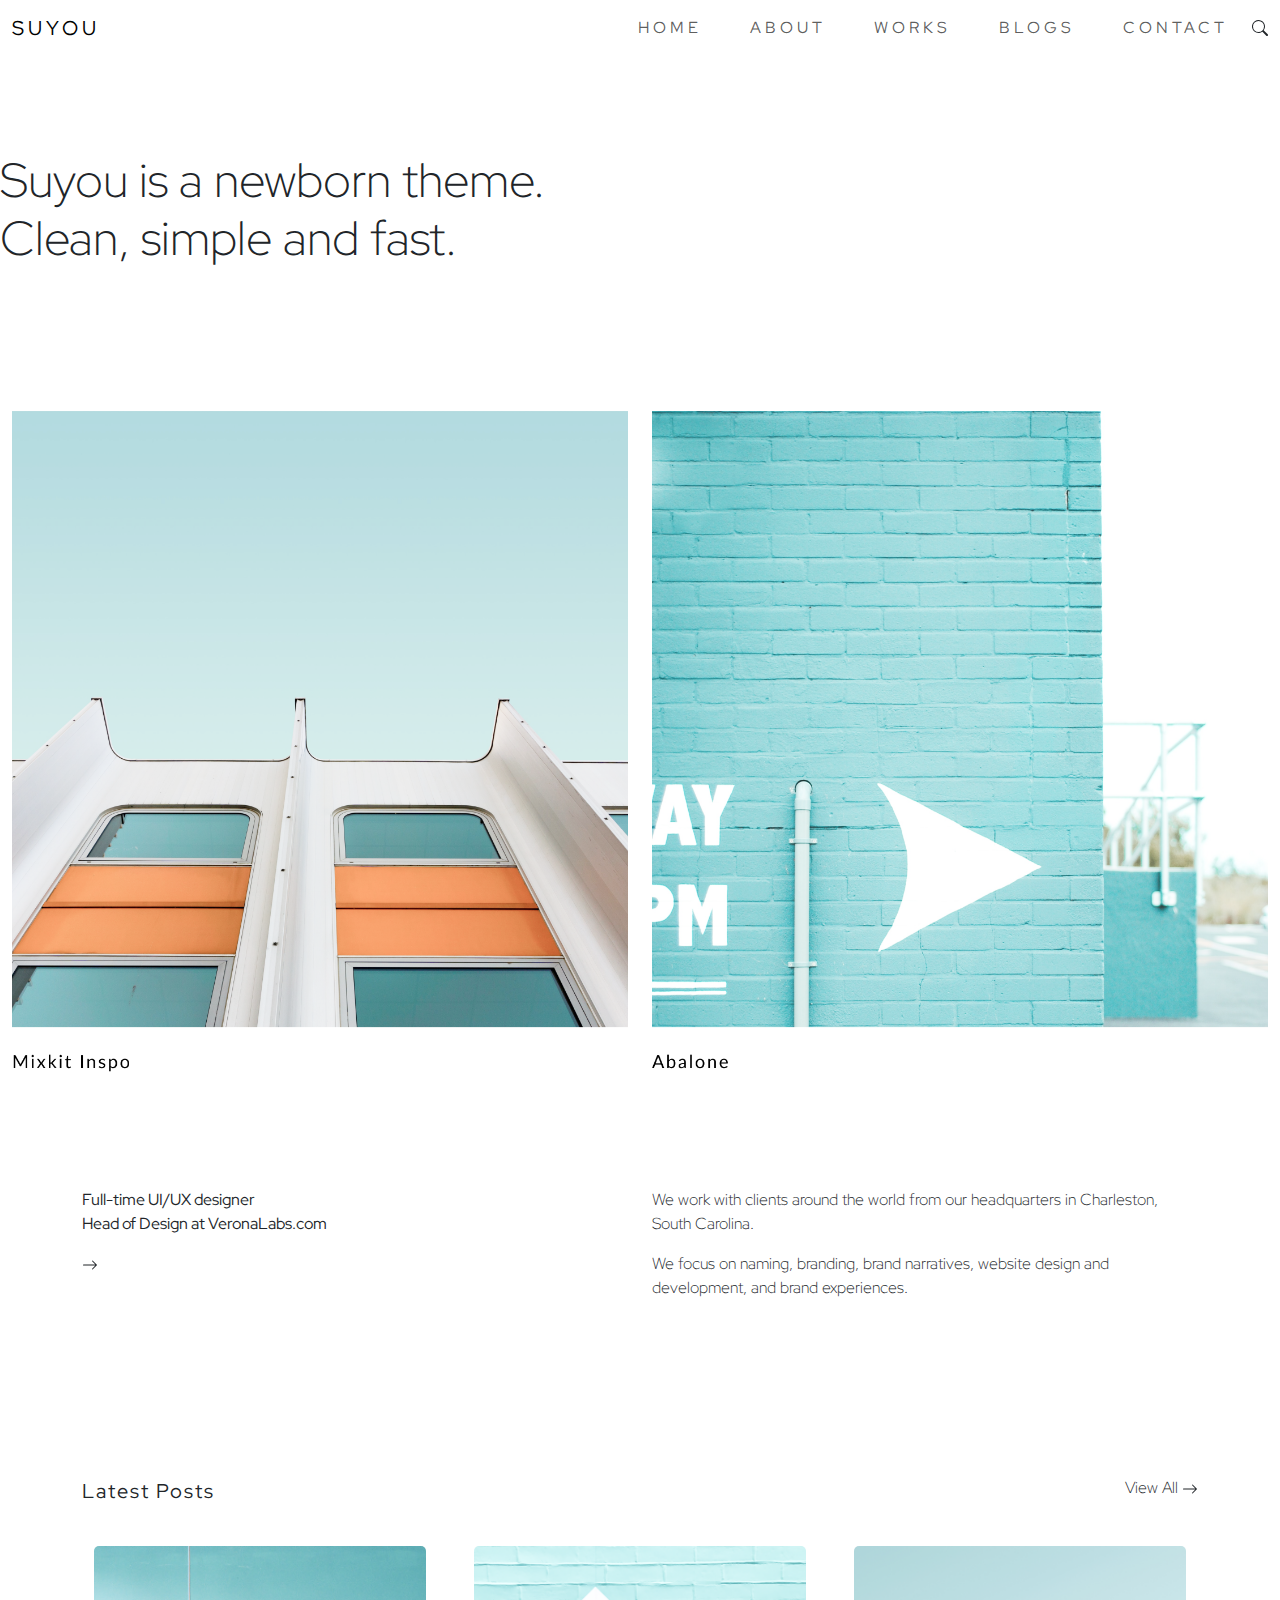
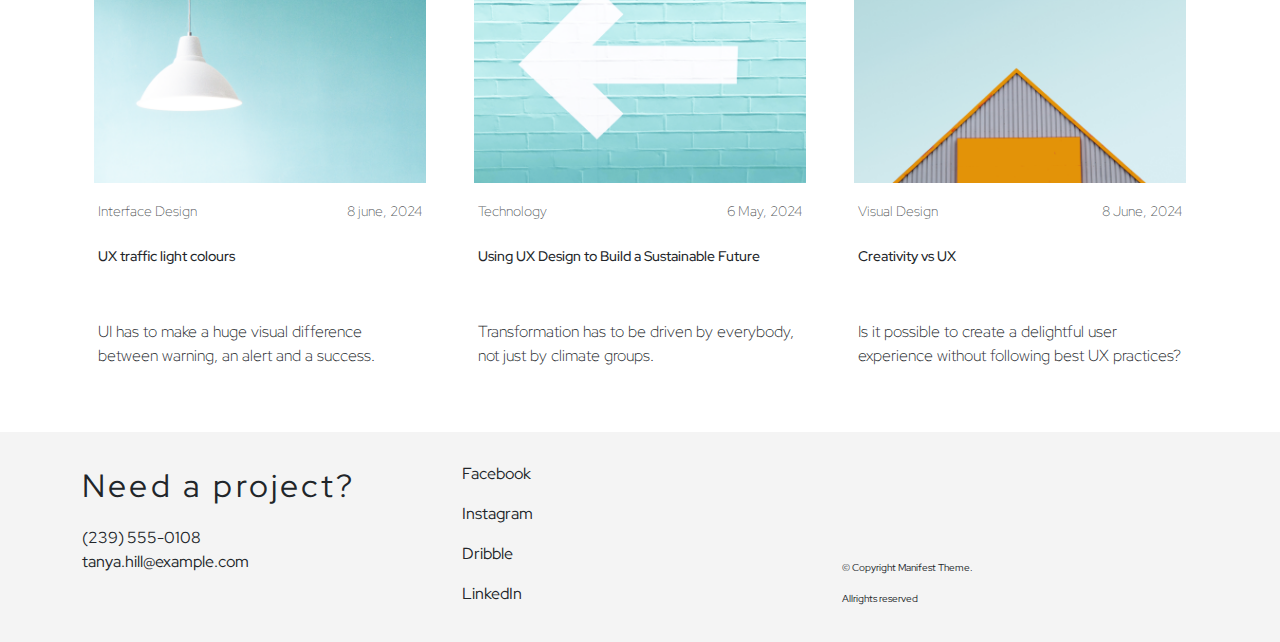
<file: index.html>
<!DOCTYPE html>
<html lang="en">
  <head>
    <meta charset="UTF-8" />
    <meta name="viewport" content="width=device-width, initial-scale=1.0" />
    <title>Suyou</title>
    <link rel="preconnect" href="https://fonts.googleapis.com" />
    <link rel="preconnect" href="https://fonts.gstatic.com" crossorigin />
    <link
      href="https://fonts.googleapis.com/css2?family=Red+Hat+Display:ital,wght@0,300..900;1,300..900&display=swap"
      rel="stylesheet"
    />
    <link rel="stylesheet" href="app.css" />
    <link
      rel="stylesheet"
      href="https://cdn.jsdelivr.net/npm/bootstrap@5.3.3/dist/css/bootstrap.min.css"
    />
  </head>
  <body>
    <nav id="mainNavbar" class="navbar navbar-expand-lg">
      <div class="container-fluid">
        <a class="navbar-brand" href="#">SUYOU</a>
        <button
          class="navbar-toggler"
          type="button"
          data-bs-toggle="collapse"
          data-bs-target="#navbarNavAltMarkup"
          aria-controls="navbarNavAltMarkup"
          aria-expanded="false"
          aria-label="Toggle navigation"
        >
          <span class="navbar-toggler-icon"></span>
        </button>
        <div class="collapse navbar-collapse" id="navbarNavAltMarkup">
          <div class="navbar-nav ms-auto">
            <a class="nav-link mx-3" aria-current="page" href="#">HOME</a>
            <a class="nav-link mx-3" href="#">ABOUT</a>
            <a class="nav-link mx-3" href="#">WORKS</a>
            <a class="nav-link mx-3" href="#">BLOGS</a>
            <a class="nav-link mx-3" href="#">CONTACT</a>
          </div>
          <svg
            xmlns="http://www.w3.org/2000/svg"
            width="16"
            height="16"
            fill="currentColor"
            class="bi bi-search"
            viewBox="0 0 16 16"
          >
            <path
              d="M11.742 10.344a6.5 6.5 0 1 0-1.397 1.398h-.001q.044.06.098.115l3.85 3.85a1 1 0 0 0 1.415-1.414l-3.85-3.85a1 1 0 0 0-.115-.1zM12 6.5a5.5 5.5 0 1 1-11 0 5.5 5.5 0 0 1 11 0"
            />
          </svg>
        </div>
      </div>
    </nav>

    <div class="display-5 firstText">
      <p>
        Suyou is a newborn theme. <br />
        Clean, simple and fast.
      </p>
    </div>

    <section class="container-fluid">
      <div class="row align-items-center text-center content">
        <div class="col-md-6">
          <img class="img-fluid" src="img/image1.png" alt="" />
        </div>
        <div class="col-md-6">
          <img class="img-fluid" src="img/image2.png" alt="" />
        </div>
      </div>
    </section>

    <section class="container-fluid secondText">
      <div class="container text-start">
        <div class="row">
          <div class="col">
            <p>
              Full-time UI/UX designer <br />
              Head of Design at VeronaLabs.com
            </p>
            <div class="pointer">
              <svg
                xmlns="http://www.w3.org/2000/svg"
                width="16"
                height="16"
                fill="currentColor"
                class="bi bi-arrow-right"
                viewBox="0 0 16 16"
              >
                <path
                  fill-rule="evenodd"
                  d="M1 8a.5.5 0 0 1 .5-.5h11.793l-3.147-3.146a.5.5 0 0 1 .708-.708l4 4a.5.5 0 0 1 0 .708l-4 4a.5.5 0 0 1-.708-.708L13.293 8.5H1.5A.5.5 0 0 1 1 8"
                />
              </svg>
            </div>
          </div>
          <div class="col description">
            <div>
              <p>
                We work with clients around the world from our headquarters in
                Charleston, South Carolina.
              </p>
            </div>
            <div>
              <p>
                We focus on naming, branding, brand narratives, website design
                and development, and brand experiences.
              </p>
            </div>
          </div>
        </div>
      </div>
    </section>

    <section class="container-fluid mb-4">
      <div class="container">
        <div class="row">
          <div class="col text-start latest">
            <p>Latest Posts</p>
          </div>
          <div class="col text-end pointer">
            <p>
              View All
              <svg
                xmlns="http://www.w3.org/2000/svg"
                width="16"
                height="16"
                fill="currentColor"
                class="bi bi-arrow-right"
                viewBox="0 0 16 16"
              >
                <path
                  fill-rule="evenodd"
                  d="M1 8a.5.5 0 0 1 .5-.5h11.793l-3.147-3.146a.5.5 0 0 1 .708-.708l4 4a.5.5 0 0 1 0 .708l-4 4a.5.5 0 0 1-.708-.708L13.293 8.5H1.5A.5.5 0 0 1 1 8"
                />
              </svg>
            </p>
          </div>
        </div>
      </div>
    </section>

    <section class="container-fluid pb-5">
      <div class="container">
        <div class="row">
          <div class="col">
            <div class="card border-0">
              <div class="container">
                <img src="img/image3.png" class="card-img-top" alt="..." />
              </div>
              <div class="card-body">
                <div class="row">
                  <div class="col text-start">
                    <p class="card-text">
                      <small class="text-body-secondary"
                        >Interface Design</small
                      >
                    </p>
                  </div>
                  <div class="col text-end">
                    <p class="card-text">
                      <small class="text-body-secondary">8 june, 2024</small>
                    </p>
                  </div>
                </div>
                <h5 class="card-title pb-5 pt-4">UX traffic light colours</h5>
                <p class="card-text">
                  UI has to make a huge visual difference between warning, an
                  alert and a success.
                </p>
              </div>
            </div>
          </div>
          <div class="col">
            <div class="card border-0">
              <div class="container">
                <img src="img/image4.png" class="card-img-top" alt="..." />
              </div>
              <div class="card-body">
                <div class="row">
                  <div class="col text-start">
                    <p class="card-text">
                      <small class="text-body-secondary">Technology</small>
                    </p>
                  </div>
                  <div class="col text-end">
                    <p class="card-text">
                      <small class="text-body-secondary">6 May, 2024</small>
                    </p>
                  </div>
                </div>
                <h5 class="card-title pb-5 pt-4">
                  Using UX Design to Build a Sustainable Future
                </h5>
                <p class="card-text">
                  Transformation has to be driven by everybody, not just by
                  climate groups.
                </p>
              </div>
            </div>
          </div>
          <div class="col">
            <div class="card border-0">
              <div class="container">
                <img src="img/image5.png" class="card-img-top" alt="..." />
              </div>
              <div class="card-body">
                <div class="row">
                  <div class="col text-start">
                    <p class="card-text">
                      <small class="text-body-secondary">Visual Design</small>
                    </p>
                  </div>
                  <div class="col text-end">
                    <p class="card-text">
                      <small class="text-body-secondary">8 June, 2024</small>
                    </p>
                  </div>
                </div>
                <h5 class="card-title pb-5 pt-4">Creativity vs UX</h5>
                <p class="card-text">
                  Is it possible to create a delightful user experience without
                  following best UX practices?
                </p>
              </div>
            </div>
          </div>
        </div>
      </div>
    </section>

    <footer id="footer">
      <div class="container text-start">
        <div class="row">
          <div class="col">
            <div>
              <div class="FooterText">
                <p>Need a project?</p>
              </div>
              <div>
                <p>
                  (239) 555-0108 <br />
                  tanya.hill@example.com
                </p>
              </div>
            </div>
          </div>
          <div class="col">
            <div>
              <div>
                <p>Facebook</p>
              </div>
              <div>
                <p>Instagram</p>
              </div>
              <div>
                <p>Dribble</p>
              </div>
              <div>
                <p>LinkedIn</p>
              </div>
            </div>
          </div>
          <div class="col d-flex align-items-end">
            <div class="Copyright">
              <div>
                <p>© Copyright Manifest Theme.</p>
              </div>
              <div>
                <p>Allrights reserved</p>
              </div>
            </div>
          </div>
        </div>
      </div>
    </footer>

    <script src="https://cdn.jsdelivr.net/npm/bootstrap@5.3.3/dist/js/bootstrap.bundle.min.js"></script>
  </body>
</html>
</file>
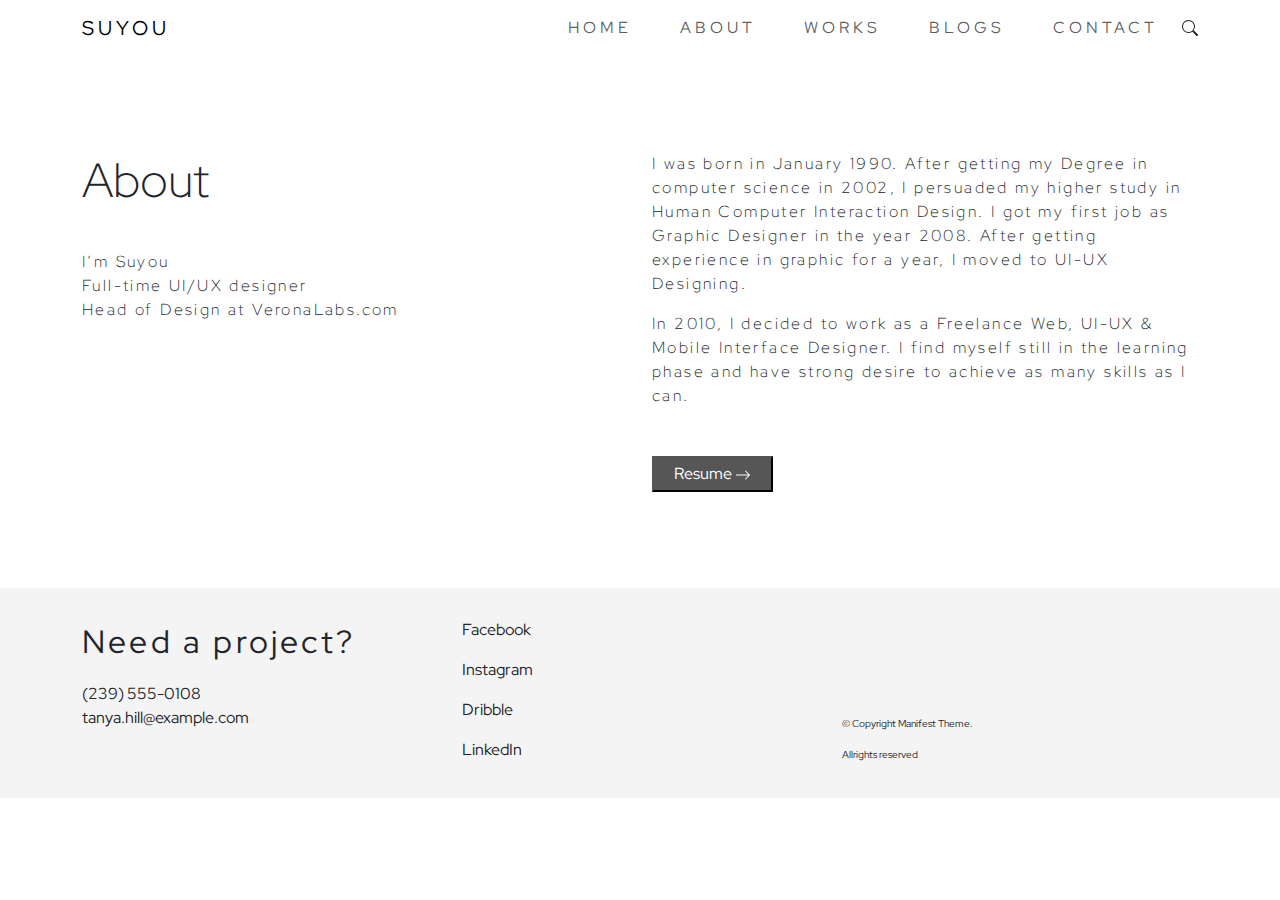
<file: About.html>
<!DOCTYPE html>
<html lang="en">
  <head>
    <meta charset="UTF-8" />
    <meta name="viewport" content="width=device-width, initial-scale=1.0" />
    <title>Suyou</title>
    <link rel="preconnect" href="https://fonts.googleapis.com" />
    <link rel="preconnect" href="https://fonts.gstatic.com" crossorigin />
    <link
      href="https://fonts.googleapis.com/css2?family=Red+Hat+Display:ital,wght@0,300..900;1,300..900&display=swap"
      rel="stylesheet"
    />
    <link rel="stylesheet" href="about.css" />
    <link
      rel="stylesheet"
      href="https://cdn.jsdelivr.net/npm/bootstrap@5.3.3/dist/css/bootstrap.min.css"
    />
  </head>
  <body>
    <nav id="mainNavbar" class="navbar navbar-expand-lg container">
      <div class="container-fluid">
        <a class="navbar-brand" href="#">SUYOU</a>
        <button
          class="navbar-toggler"
          type="button"
          data-bs-toggle="collapse"
          data-bs-target="#navbarNavAltMarkup"
          aria-controls="navbarNavAltMarkup"
          aria-expanded="false"
          aria-label="Toggle navigation"
        >
          <span class="navbar-toggler-icon"></span>
        </button>
        <div class="collapse navbar-collapse" id="navbarNavAltMarkup">
          <div class="navbar-nav ms-auto">
            <a class="nav-link mx-3" aria-current="page" href="Home.html"
              >H<span class="navsec">OM</span>E</a
            >
            <a class="nav-link mx-3" href="About.html"
              >A<span class="navsec">BOU</span>T</a
            >
            <a class="nav-link mx-3" href="Work.html"
              >W<span class="navsec">ORK</span>S</a
            >
            <a class="nav-link mx-3" href="Blog.html"
              >B<span class="navsec">LOG</span>S</a
            >
            <a class="nav-link mx-3" href="Contact.html"
              >C<span class="navsec">ONTAC</span>T</a
            >
          </div>
          <svg
            xmlns="http://www.w3.org/2000/svg"
            width="16"
            height="16"
            fill="currentColor"
            class="bi bi-search"
            viewBox="0 0 16 16"
          >
            <path
              d="M11.742 10.344a6.5 6.5 0 1 0-1.397 1.398h-.001q.044.06.098.115l3.85 3.85a1 1 0 0 0 1.415-1.414l-3.85-3.85a1 1 0 0 0-.115-.1zM12 6.5a5.5 5.5 0 1 1-11 0 5.5 5.5 0 0 1 11 0"
            />
          </svg>
        </div>
      </div>
    </nav>
    <section class="aboutContent">
      <div class="container text-start">
        <div class="row">
          <div class="col-sm-6">
            <p class="pb-4 display-5">About</p>
            <p class="aboutParagraph">
              I’m Suyou <br />
              Full-time UI/UX designer <br />
              Head of Design at VeronaLabs.com
            </p>
          
          </div>
          <div class="col-sm-6">
            <div>
              <p class="aboutParagraph">
                I was born in January 1990. After getting my Degree in computer
                science in 2002, I persuaded my higher study in Human Computer
                Interaction Design. I got my first job as Graphic Designer in
                the year 2008. After getting experience in graphic for a year, I
                moved to UI-UX Designing.
              </p>
            </div>
            <div>
              <p class="aboutParagraph">
                In 2010, I decided to work as a Freelance Web, UI-UX & Mobile
                Interface Designer. I find myself still in the learning phase
                and have strong desire to achieve as many skills as I can.
              </p>
            </div>

            <div class="mt-5">
                <button class="aboutBtn">Resume <svg xmlns="http://www.w3.org/2000/svg" width="16" height="16" fill="currentColor" class="bi bi-arrow-right" viewBox="0 0 16 16">
                    <path fill-rule="evenodd" d="M1 8a.5.5 0 0 1 .5-.5h11.793l-3.147-3.146a.5.5 0 0 1 .708-.708l4 4a.5.5 0 0 1 0 .708l-4 4a.5.5 0 0 1-.708-.708L13.293 8.5H1.5A.5.5 0 0 1 1 8"/>
                  </svg></button>
            </div>
          </div>
        </div>
      </div>
    </section>

    <footer id="footer">
      <div class="container text-start">
        <div class="row">
          <div class="col-sm-4 places">
            <div>
              <div class="FooterText">
                <p>Need a project?</p>
              </div>
              <div>
                <p>
                  (239) 555-0108 <br />
                  tanya.hill@example.com
                </p>
              </div>
            </div>
          </div>
          <div class="col-sm-4 places">
            <div>
              <div>
                <p>Facebook</p>
              </div>
              <div>
                <p>Instagram</p>
              </div>
              <div>
                <p>Dribble</p>
              </div>
              <div>
                <p>LinkedIn</p>
              </div>
            </div>
          </div>
          <div class="col-sm-4 d-flex align-items-end">
            <div class="Copyright">
              <div>
                <p>© Copyright Manifest Theme.</p>
              </div>
              <div>
                <p>Allrights reserved</p>
              </div>
            </div>
          </div>
        </div>
      </div>
    </footer>
      <script src="https://cdn.jsdelivr.net/npm/bootstrap@5.3.3/dist/js/bootstrap.bundle.min.js"></script>
    </body>
  </html>
  
  </body>
</html>
</file>
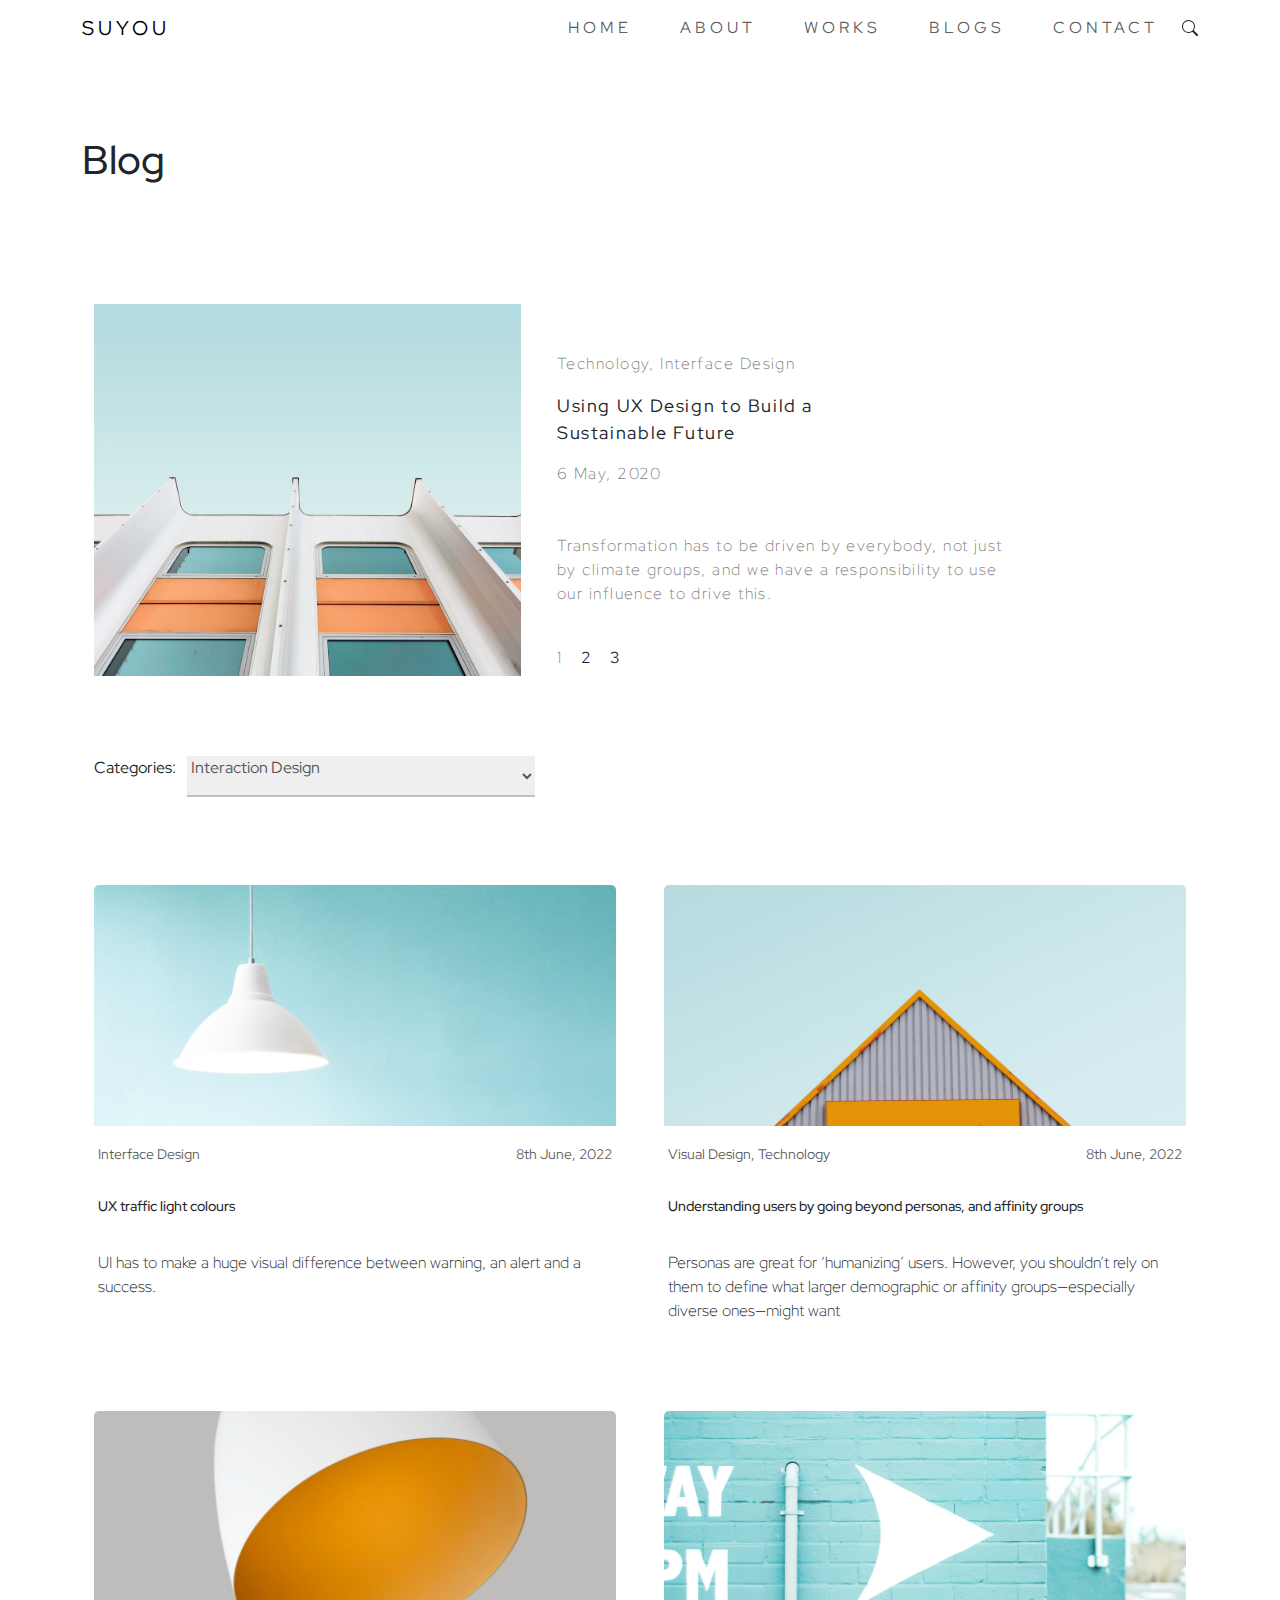
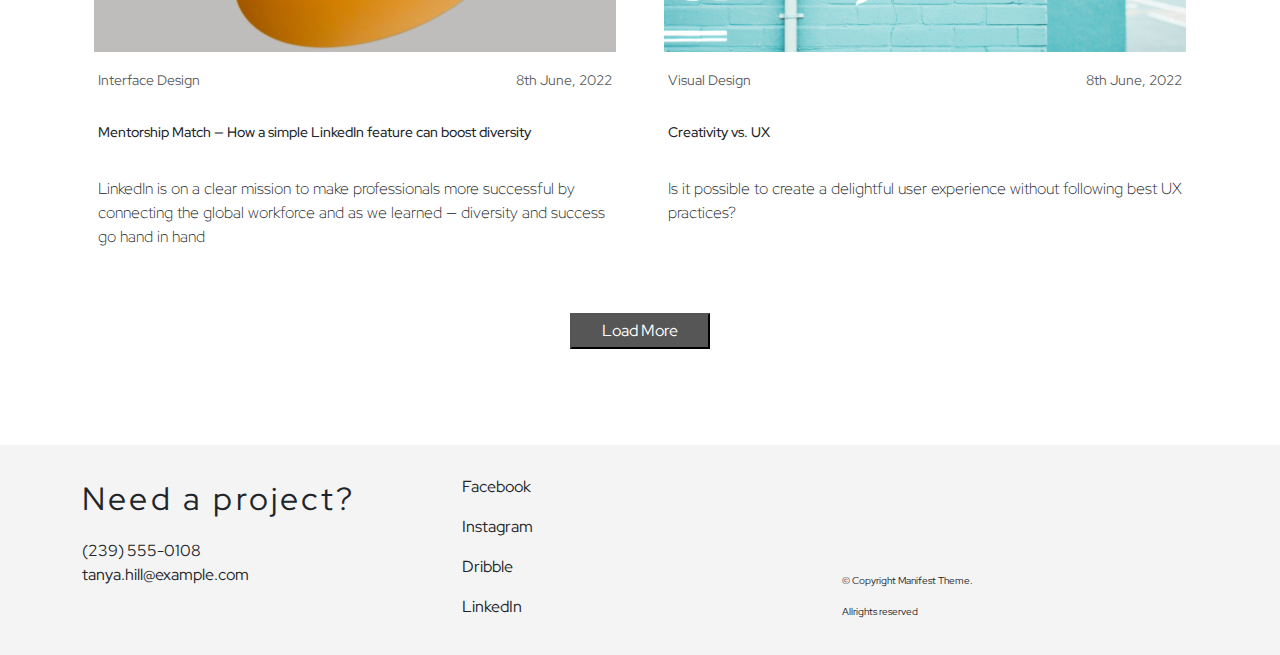
<file: Blog.html>
<!DOCTYPE html>
<html lang="en">
  <head>
    <meta charset="UTF-8" />
    <meta name="viewport" content="width=device-width, initial-scale=1.0" />
    <title>Suyou</title>
    <link rel="preconnect" href="https://fonts.googleapis.com" />
    <link rel="preconnect" href="https://fonts.gstatic.com" crossorigin />
    <link
      href="https://fonts.googleapis.com/css2?family=Red+Hat+Display:ital,wght@0,300..900;1,300..900&display=swap"
      rel="stylesheet"
    />
    <link rel="stylesheet" href="blog.css" />
    <link
      rel="stylesheet"
      href="https://cdn.jsdelivr.net/npm/bootstrap@5.3.3/dist/css/bootstrap.min.css"
    />
  </head>
  <body>
    <nav id="mainNavbar" class="navbar navbar-expand-lg container">
      <div class="container-fluid">
        <a class="navbar-brand" href="#">SUYOU</a>
        <button
          class="navbar-toggler"
          type="button"
          data-bs-toggle="collapse"
          data-bs-target="#navbarNavAltMarkup"
          aria-controls="navbarNavAltMarkup"
          aria-expanded="false"
          aria-label="Toggle navigation"
        >
          <span class="navbar-toggler-icon"></span>
        </button>
        <div class="collapse navbar-collapse" id="navbarNavAltMarkup">
          <div class="navbar-nav ms-auto">
            <a class="nav-link mx-3" aria-current="page" href="Home.html"
              >H<span class="navsec">OM</span>E</a
            >
            <a class="nav-link mx-3" href="About.html"
              >A<span class="navsec">BOU</span>T</a
            >
            <a class="nav-link mx-3" href="Work.html"
              >W<span class="navsec">ORK</span>S</a
            >
            <a class="nav-link mx-3" href="Blog.html"
              >B<span class="navsec">LOG</span>S</a
            >
            <a class="nav-link mx-3" href="Contact.html"
              >C<span class="navsec">ONTAC</span>T</a
            >
          </div>
          <svg
            xmlns="http://www.w3.org/2000/svg"
            width="16"
            height="16"
            fill="currentColor"
            class="bi bi-search"
            viewBox="0 0 16 16"
          >
            <path
              d="M11.742 10.344a6.5 6.5 0 1 0-1.397 1.398h-.001q.044.06.098.115l3.85 3.85a1 1 0 0 0 1.415-1.414l-3.85-3.85a1 1 0 0 0-.115-.1zM12 6.5a5.5 5.5 0 1 1-11 0 5.5 5.5 0 0 1 11 0"
            />
          </svg>
        </div>
      </div>
    </nav>

    <h1 class="container blog">Blog</h1>
    <main class="container text-start">
      <div class="row">
        <div class="col-sm-5">
          <div class="container">
            <img class="img-fluid" src="img/blogimg1.png" alt="" />
          </div>
        </div>
        <div class="col-sm-5">
          <p class="pt-5 text-section">Technology, Interface Design</p>
          <div class="first-paragraph">
            <p>
              Using UX Design to Build a <br />
              Sustainable Future
            </p>
          </div>
          <div>
            <p class="mb-5 text-section">6 May, 2020</p>
          </div>
          <div class="text-section pb-4">
            <p>
              Transformation has to be driven by everybody, not just by climate
              groups, and we have a responsibility to use our influence to drive
              this.
            </p>
          </div>
          <div>
            <p style="display: inline" class="pe-3 text-section">1</p>
            <p style="display: inline" class="pe-3">2</p>
            <p style="display: inline" class="pe-3">3</p>
          </div>
        </div>
        <div class="col-sm-2"></div>
      </div>
    </main>

    <section class="container-fluid container pt-5 pb-4">
      <form>
        <div class="row mb-3">
          <div class="input-data pb-5">
            <div class="container">
              <div class="row">
                <div class="col-sm-1">
                  <label class="pe-4 Categories" for="meal">Categories: </label>
                </div>
                <div class="col-sm-4">
                  <select name="meal" id="meal">
                    <option value="1" selected>Interaction Design</option>
                    <option value="2">one</option>
                    <option value="3">two</option>
                    <option value="4">three</option>
                  </select>
                </div>
                <div class="col-sm-7"></div>
              </div>
            </div>
          </div>
        </div>
      </form>
    </section>

    <section class="container pb-5">
      <div class="row row-cols-1 row-cols-md-2 g-4">
        <div class="col-sm-6 pb-5">
          <div class="card border-0">
            <div class="container">
              <img src="img/blogimg2.png" class="card-img-top" alt="..." />
            </div>
            <div class="card-body">
              <div>
                <div class="row align-items-start">
                  <div class="col-sm-6 text-start">
                    <p>
                      <small class="text-body-secondary"
                        >Interface Design</small
                      >
                    </p>
                  </div>
                  <div class="col-sm-6 after">
                    <p>
                      <small class="text-body-secondary">8th June, 2022</small>
                    </p>
                  </div>
                </div>
              </div>
              <h5 class="card-title">UX traffic light colours</h5>
              <p class="card-text">
                UI has to make a huge visual difference between warning, an
                alert and a success.
              </p>
            </div>
          </div>
        </div>
        <div class="col-sm-6 pb-5">
          <div class="card border-0">
            <div class="container">
              <img src="img/blogimg3.png" class="card-img-top" alt="..." />
            </div>
            <div class="card-body">
              <div>
                <div class="row align-items-start">
                  <div class="col-sm-6 text-start">
                    <p>
                      <small class="text-body-secondary"
                        >Visual Design, Technology</small
                      >
                    </p>
                  </div>
                  <div class="col-sm-6 after">
                    <p>
                      <small class="text-body-secondary">8th June, 2022</small>
                    </p>
                  </div>
                </div>
              </div>
              <h5 class="card-title">
                Understanding users by going beyond personas, and affinity
                groups
              </h5>
              <p class="card-text">
                Personas are great for ‘humanizing’ users. However, you
                shouldn’t rely on them to define what larger demographic or
                affinity groups—especially diverse ones—might want
              </p>
            </div>
          </div>
        </div>
        <div class="col-sm-6">
          <div class="card border-0">
            <div class="container">
              <img src="img/blogimg4.png" class="card-img-top" alt="..." />
            </div>
            <div class="card-body">
              <div>
                <div class="row align-items-start">
                  <div class="col-sm-6 text-start">
                    <p>
                      <small class="text-body-secondary"
                        >Interface Design</small
                      >
                    </p>
                  </div>
                  <div class="col-sm-6 after">
                    <p>
                      <small class="text-body-secondary">8th June, 2022</small>
                    </p>
                  </div>
                </div>
              </div>
              <h5 class="card-title">
                Mentorship Match — How a simple LinkedIn feature can boost
                diversity
              </h5>
              <p class="card-text">
                LinkedIn is on a clear mission to make professionals more
                successful by connecting the global workforce and as we learned
                — diversity and success go hand in hand
              </p>
            </div>
          </div>
        </div>
        <div class="col-sm-6">
          <div class="card border-0">
            <div class="container">
              <img src="img/blogimg5.png" class="card-img-top" alt="..." />
            </div>
            <div class="card-body">
              <div>
                <div class="row align-items-start">
                  <div class="col-sm-6 text-start">
                    <p>
                      <small class="text-body-secondary">Visual Design</small>
                    </p>
                  </div>
                  <div class="col-sm-6 after">
                    <p>
                      <small class="text-body-secondary">8th June, 2022</small>
                    </p>
                  </div>
                </div>
              </div>
              <h5 class="card-title">Creativity vs. UX</h5>
              <p class="card-text">
                Is it possible to create a delightful user experience without
                following best UX practices?
              </p>
            </div>
          </div>
        </div>
      </div>
    </section>

    <section class="button-section">
      <div class="container text-center">
        <div class="row align-items-start">
          <div class="col">
            <button class="blogBtn">Load More</button>
          </div>
        </div>
      </div>
    </section>

    <footer id="footer">
      <div class="container text-start">
        <div class="row">
          <div class="col-sm-4 places">
            <div>
              <div class="FooterText">
                <p>Need a project?</p>
              </div>
              <div>
                <p>
                  (239) 555-0108 <br />
                  tanya.hill@example.com
                </p>
              </div>
            </div>
          </div>
          <div class="col-sm-4 places">
            <div>
              <div>
                <p>Facebook</p>
              </div>
              <div>
                <p>Instagram</p>
              </div>
              <div>
                <p>Dribble</p>
              </div>
              <div>
                <p>LinkedIn</p>
              </div>
            </div>
          </div>
          <div class="col-sm-4 d-flex align-items-end">
            <div class="Copyright">
              <div>
                <p>© Copyright Manifest Theme.</p>
              </div>
              <div>
                <p>Allrights reserved</p>
              </div>
            </div>
          </div>
        </div>
      </div>
    </footer>

    <script src="https://cdn.jsdelivr.net/npm/bootstrap@5.3.3/dist/js/bootstrap.bundle.min.js"></script>
  </body>
</html>
</file>
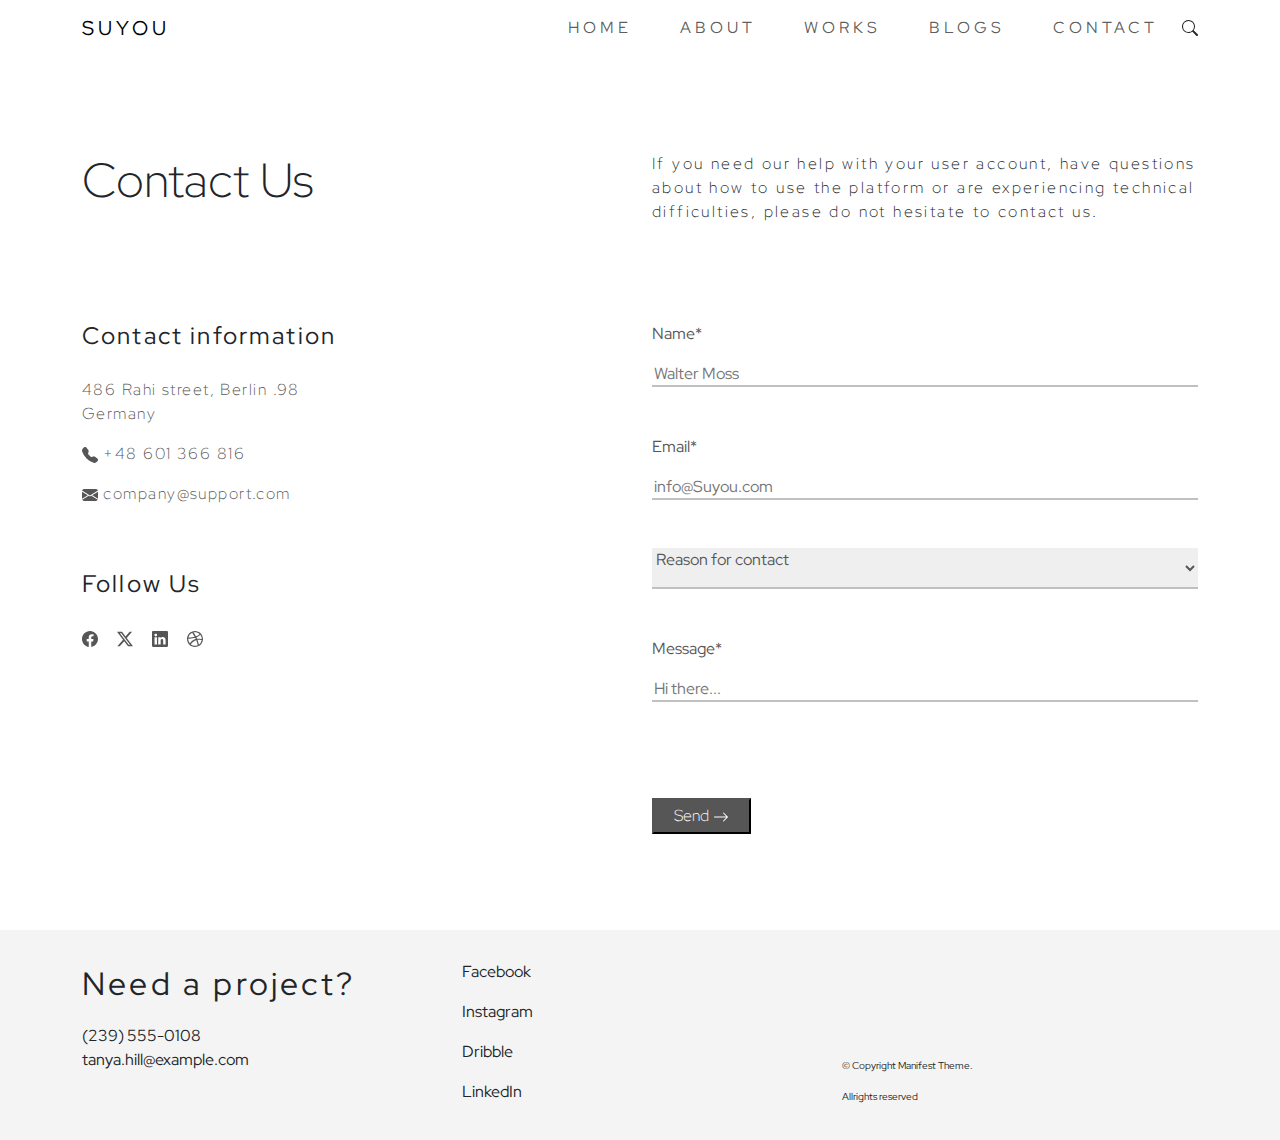
<file: Contact.html>
<!DOCTYPE html>
<html lang="en">
  <head>
    <meta charset="UTF-8" />
    <meta name="viewport" content="width=device-width, initial-scale=1.0" />
    <title>Suyou</title>
    <link rel="preconnect" href="https://fonts.googleapis.com" />
    <link rel="preconnect" href="https://fonts.gstatic.com" crossorigin />
    <link
      href="https://fonts.googleapis.com/css2?family=Red+Hat+Display:ital,wght@0,300..900;1,300..900&display=swap"
      rel="stylesheet"
    />
    <link rel="stylesheet" href="contact.css" />
    <link
      rel="stylesheet"
      href="https://cdn.jsdelivr.net/npm/bootstrap@5.3.3/dist/css/bootstrap.min.css"
    />
  </head>
  <body>
    <nav id="mainNavbar" class="navbar navbar-expand-lg container">
      <div class="container-fluid">
        <a class="navbar-brand" href="#">SUYOU</a>
        <button
          class="navbar-toggler"
          type="button"
          data-bs-toggle="collapse"
          data-bs-target="#navbarNavAltMarkup"
          aria-controls="navbarNavAltMarkup"
          aria-expanded="false"
          aria-label="Toggle navigation"
        >
          <span class="navbar-toggler-icon"></span>
        </button>
        <div class="collapse navbar-collapse" id="navbarNavAltMarkup">
          <div class="navbar-nav ms-auto">
            <a class="nav-link mx-3" aria-current="page" href="Home.html"
              >H<span class="navsec">OM</span>E</a
            >
            <a class="nav-link mx-3" href="About.html"
              >A<span class="navsec">BOU</span>T</a
            >
            <a class="nav-link mx-3" href="Work.html"
              >W<span class="navsec">ORK</span>S</a
            >
            <a class="nav-link mx-3" href="Blog.html"
              >B<span class="navsec">LOG</span>S</a
            >
            <a class="nav-link mx-3" href="Contact.html"
              >C<span class="navsec">ONTAC</span>T</a
            >
          </div>
          <svg
            xmlns="http://www.w3.org/2000/svg"
            width="16"
            height="16"
            fill="currentColor"
            class="bi bi-search"
            viewBox="0 0 16 16"
          >
            <path
              d="M11.742 10.344a6.5 6.5 0 1 0-1.397 1.398h-.001q.044.06.098.115l3.85 3.85a1 1 0 0 0 1.415-1.414l-3.85-3.85a1 1 0 0 0-.115-.1zM12 6.5a5.5 5.5 0 1 1-11 0 5.5 5.5 0 0 1 11 0"
            />
          </svg>
        </div>
      </div>
    </nav>

    <div class="container text-start content">
      <div class="row">
        <div class="col-sm-6">
          <p class="display-5 contactUs">Contact Us</p>
        </div>
        <div class="col-sm-6">
          <p class="contactParagraph">
            If you need our help with your user account, have questions about
            how to use the platform or are experiencing technical difficulties,
            please do not hesitate to contact us.
          </p>
        </div>
      </div>

      <div class="row">
        <div class="col-sm-6">
          <h4 class="contactSub">Contact information</h4>
          <div class="info">
            <p>
              486 Rahi street, Berlin .98 <br />
              Germany
            </p>
          </div>
          <div class="info">
            <p>
              <svg
                xmlns="http://www.w3.org/2000/svg"
                width="16"
                height="16"
                fill="currentColor"
                class="bi bi-telephone-fill"
                viewBox="0 0 16 16"
              >
                <path
                  fill-rule="evenodd"
                  d="M1.885.511a1.745 1.745 0 0 1 2.61.163L6.29 2.98c.329.423.445.974.315 1.494l-.547 2.19a.68.68 0 0 0 .178.643l2.457 2.457a.68.68 0 0 0 .644.178l2.189-.547a1.75 1.75 0 0 1 1.494.315l2.306 1.794c.829.645.905 1.87.163 2.611l-1.034 1.034c-.74.74-1.846 1.065-2.877.702a18.6 18.6 0 0 1-7.01-4.42 18.6 18.6 0 0 1-4.42-7.009c-.362-1.03-.037-2.137.703-2.877z"
                />
              </svg>
              +48 601 366 816
            </p>
          </div>
          <div class="info">
            <p>
              <svg
                xmlns="http://www.w3.org/2000/svg"
                width="16"
                height="16"
                fill="currentColor"
                class="bi bi-envelope-fill"
                viewBox="0 0 16 16"
              >
                <path
                  d="M.05 3.555A2 2 0 0 1 2 2h12a2 2 0 0 1 1.95 1.555L8 8.414zM0 4.697v7.104l5.803-3.558zM6.761 8.83l-6.57 4.027A2 2 0 0 0 2 14h12a2 2 0 0 0 1.808-1.144l-6.57-4.027L8 9.586zm3.436-.586L16 11.801V4.697z"
                />
              </svg>
              company@support.com
            </p>
          </div>

          <h4 class="followUs">Follow Us</h4>
          <div>
            <div class="logo pe-3">
              <svg
                xmlns="http://www.w3.org/2000/svg"
                width="16"
                height="16"
                fill="currentColor"
                class="bi bi-facebook"
                viewBox="0 0 16 16"
              >
                <path
                  d="M16 8.049c0-4.446-3.582-8.05-8-8.05C3.58 0-.002 3.603-.002 8.05c0 4.017 2.926 7.347 6.75 7.951v-5.625h-2.03V8.05H6.75V6.275c0-2.017 1.195-3.131 3.022-3.131.876 0 1.791.157 1.791.157v1.98h-1.009c-.993 0-1.303.621-1.303 1.258v1.51h2.218l-.354 2.326H9.25V16c3.824-.604 6.75-3.934 6.75-7.951"
                />
              </svg>
            </div>

            <div class="logo pe-3">
              <svg
                xmlns="http://www.w3.org/2000/svg"
                width="16"
                height="16"
                fill="currentColor"
                class="bi bi-twitter-x"
                viewBox="0 0 16 16"
              >
                <path
                  d="M12.6.75h2.454l-5.36 6.142L16 15.25h-4.937l-3.867-5.07-4.425 5.07H.316l5.733-6.57L0 .75h5.063l3.495 4.633L12.601.75Zm-.86 13.028h1.36L4.323 2.145H2.865z"
                />
              </svg>
            </div>

            <div class="logo pe-3">
              <svg
                xmlns="http://www.w3.org/2000/svg"
                width="16"
                height="16"
                fill="currentColor"
                class="bi bi-linkedin"
                viewBox="0 0 16 16"
              >
                <path
                  d="M0 1.146C0 .513.526 0 1.175 0h13.65C15.474 0 16 .513 16 1.146v13.708c0 .633-.526 1.146-1.175 1.146H1.175C.526 16 0 15.487 0 14.854zm4.943 12.248V6.169H2.542v7.225zm-1.2-8.212c.837 0 1.358-.554 1.358-1.248-.015-.709-.52-1.248-1.342-1.248S2.4 3.226 2.4 3.934c0 .694.521 1.248 1.327 1.248zm4.908 8.212V9.359c0-.216.016-.432.08-.586.173-.431.568-.878 1.232-.878.869 0 1.216.662 1.216 1.634v3.865h2.401V9.25c0-2.22-1.184-3.252-2.764-3.252-1.274 0-1.845.7-2.165 1.193v.025h-.016l.016-.025V6.169h-2.4c.03.678 0 7.225 0 7.225z"
                />
              </svg>
            </div>

            <div class="logo">
              <svg
                xmlns="http://www.w3.org/2000/svg"
                width="16"
                height="16"
                fill="currentColor"
                class="bi bi-dribbble"
                viewBox="0 0 16 16"
              >
                <path
                  fill-rule="evenodd"
                  d="M8 0C3.584 0 0 3.584 0 8s3.584 8 8 8c4.408 0 8-3.584 8-8s-3.592-8-8-8m5.284 3.688a6.8 6.8 0 0 1 1.545 4.251c-.226-.043-2.482-.503-4.755-.217-.052-.112-.096-.234-.148-.355-.139-.33-.295-.668-.451-.99 2.516-1.023 3.662-2.498 3.81-2.69zM8 1.18c1.735 0 3.323.65 4.53 1.718-.122.174-1.155 1.553-3.584 2.464-1.12-2.056-2.36-3.74-2.551-4A7 7 0 0 1 8 1.18m-2.907.642A43 43 0 0 1 7.627 5.77c-3.193.85-6.013.833-6.317.833a6.87 6.87 0 0 1 3.783-4.78zM1.163 8.01V7.8c.295.01 3.61.053 7.02-.971.199.381.381.772.555 1.162l-.27.078c-3.522 1.137-5.396 4.243-5.553 4.504a6.82 6.82 0 0 1-1.752-4.564zM8 14.837a6.8 6.8 0 0 1-4.19-1.44c.12-.252 1.509-2.924 5.361-4.269.018-.009.026-.009.044-.017a28.3 28.3 0 0 1 1.457 5.18A6.7 6.7 0 0 1 8 14.837m3.81-1.171c-.07-.417-.435-2.412-1.328-4.868 2.143-.338 4.017.217 4.251.295a6.77 6.77 0 0 1-2.924 4.573z"
                />
              </svg>
            </div>
          </div>
        </div>

        <form class="col-sm-6 wrapper">
          <div class="wrapper">
            <div class="input-data pb-5">
              <label class="form-label pb-2" for="name">Name*</label>
              <input type="text" id="name" placeholder="Walter Moss" />
            </div>
            <div class="input-data pb-5">
              <label class="form-label pb-2" for="name">Email*</label>
              <input type="text" id="name" placeholder="info@Suyou.com" />
            </div>
            <div class="input-data pb-5">
              <select name="meal" id="meal">
                <option value="1" selected>Reason for contact</option>
                <option value="2">one</option>
                <option value="3">two</option>
                <option value="4">three</option>
              </select>
            </div>
            <div class="input-data pb-5">
              <label class="form-label pb-2" for="name">Message*</label>
              <input type="text" id="name" placeholder="Hi there..." />
            </div>
          </div>
          <div class="mt-5">
            <button class="formButton">
              Send
              <svg
                xmlns="http://www.w3.org/2000/svg"
                width="16"
                height="16"
                fill="currentColor"
                class="bi bi-arrow-right"
                viewBox="0 0 16 16"
              >
                <path
                  fill-rule="evenodd"
                  d="M1 8a.5.5 0 0 1 .5-.5h11.793l-3.147-3.146a.5.5 0 0 1 .708-.708l4 4a.5.5 0 0 1 0 .708l-4 4a.5.5 0 0 1-.708-.708L13.293 8.5H1.5A.5.5 0 0 1 1 8"
                />
              </svg>
            </button>
          </div>
        </form>
      </div>
    </div>

    <footer id="footer">
      <div class="container text-start">
        <div class="row">
          <div class="col-sm-4 places">
            <div>
              <div class="FooterText">
                <p>Need a project?</p>
              </div>
              <div>
                <p>
                  (239) 555-0108 <br />
                  tanya.hill@example.com
                </p>
              </div>
            </div>
          </div>
          <div class="col-sm-4 places">
            <div>
              <div>
                <p>Facebook</p>
              </div>
              <div>
                <p>Instagram</p>
              </div>
              <div>
                <p>Dribble</p>
              </div>
              <div>
                <p>LinkedIn</p>
              </div>
            </div>
          </div>
          <div class="col-sm-4 d-flex align-items-end">
            <div class="Copyright">
              <div>
                <p>© Copyright Manifest Theme.</p>
              </div>
              <div>
                <p>Allrights reserved</p>
              </div>
            </div>
          </div>
        </div>
      </div>
    </footer>
    <script src="https://cdn.jsdelivr.net/npm/bootstrap@5.3.3/dist/js/bootstrap.bundle.min.js"></script>
  </body>
</html>
</file>
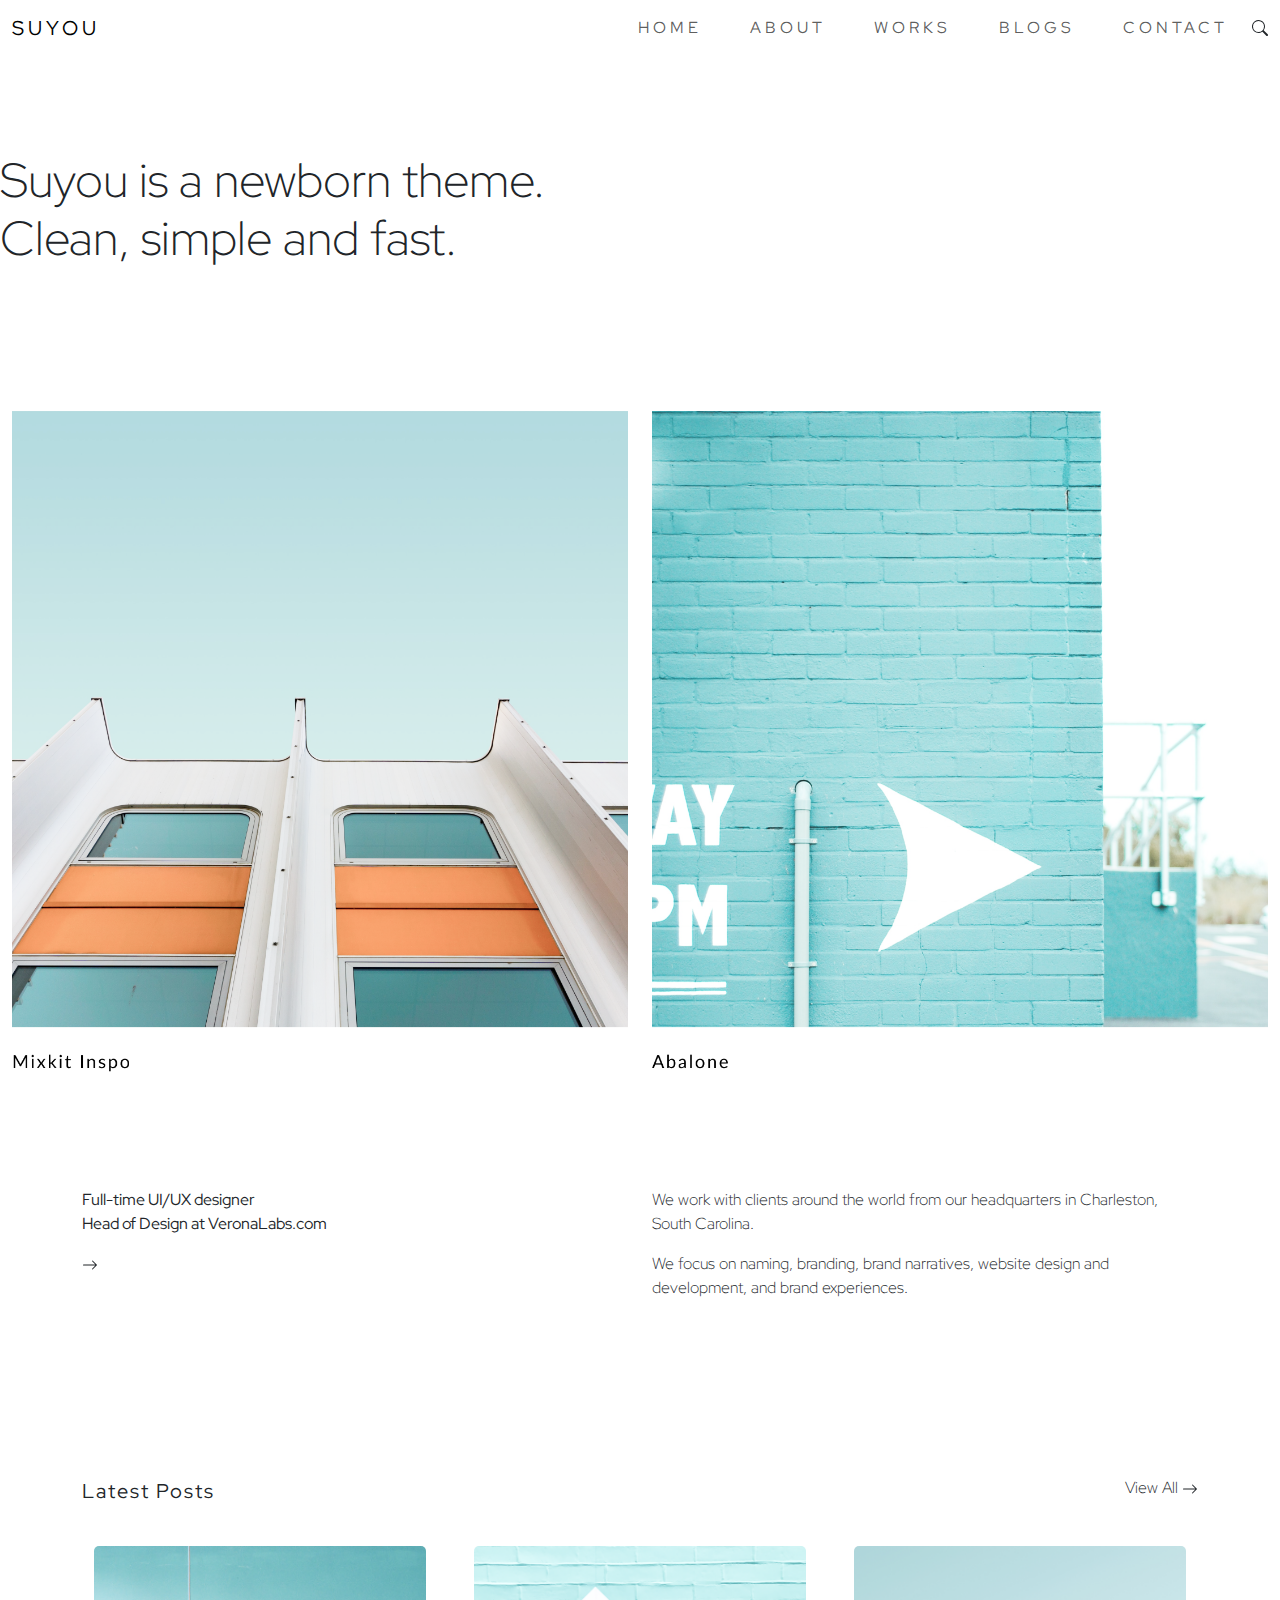
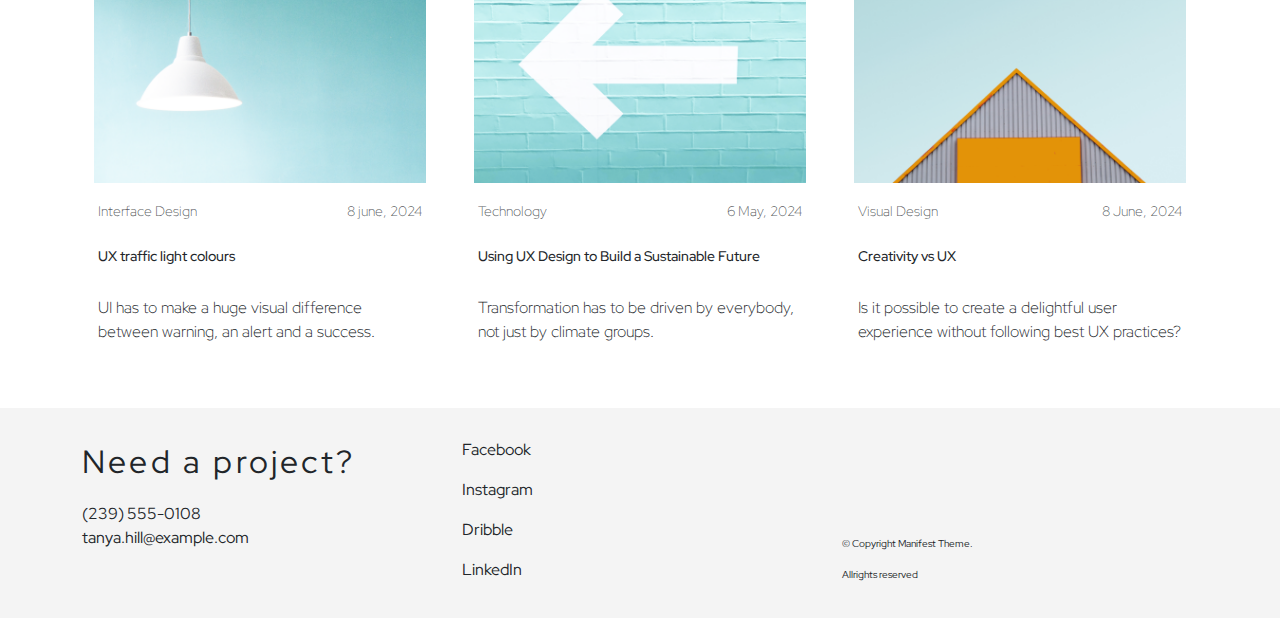
<file: Home.html>
<!DOCTYPE html>
<html lang="en">
  <head>
    <meta charset="UTF-8" />
    <meta name="viewport" content="width=device-width, initial-scale=1.0" />
    <title>Suyou</title>
    <link rel="preconnect" href="https://fonts.googleapis.com" />
    <link rel="preconnect" href="https://fonts.gstatic.com" crossorigin />
    <link
      href="https://fonts.googleapis.com/css2?family=Red+Hat+Display:ital,wght@0,300..900;1,300..900&display=swap"
      rel="stylesheet"
    />
    <link rel="stylesheet" href="home.css" />
    <link
      rel="stylesheet"
      href="https://cdn.jsdelivr.net/npm/bootstrap@5.3.3/dist/css/bootstrap.min.css"
    />
  </head>
  <body>
    <nav id="mainNavbar" class="navbar navbar-expand-lg">
      <div class="container-fluid">
        <a class="navbar-brand" href="#">SUYOU</a>
        <button
          class="navbar-toggler"
          type="button"
          data-bs-toggle="collapse"
          data-bs-target="#navbarNavAltMarkup"
          aria-controls="navbarNavAltMarkup"
          aria-expanded="false"
          aria-label="Toggle navigation"
        >
          <span class="navbar-toggler-icon"></span>
        </button>
        <div class="collapse navbar-collapse" id="navbarNavAltMarkup">
          <div class="navbar-nav ms-auto">
            <a class="nav-link mx-3" aria-current="page" href="Home.html"
              >H<span class="navsec">OM</span>E</a
            >
            <a class="nav-link mx-3" href="About.html"
              >A<span class="navsec">BOU</span>T</a
            >
            <a class="nav-link mx-3" href="Work.html"
              >W<span class="navsec">ORK</span>S</a
            >
            <a class="nav-link mx-3" href="Blog.html"
              >B<span class="navsec">LOG</span>S</a
            >
            <a class="nav-link mx-3" href="Contact.html"
              >C<span class="navsec">ONTAC</span>T</a
            >
          </div>
          <svg
            xmlns="http://www.w3.org/2000/svg"
            width="16"
            height="16"
            fill="currentColor"
            class="bi bi-search"
            viewBox="0 0 16 16"
          >
            <path
              d="M11.742 10.344a6.5 6.5 0 1 0-1.397 1.398h-.001q.044.06.098.115l3.85 3.85a1 1 0 0 0 1.415-1.414l-3.85-3.85a1 1 0 0 0-.115-.1zM12 6.5a5.5 5.5 0 1 1-11 0 5.5 5.5 0 0 1 11 0"
            />
          </svg>
        </div>
      </div>
    </nav>

    <div class="display-5 firstText">
      <p>
        Suyou is a newborn theme. <br />
        Clean, simple and fast.
      </p>
    </div>

    <section class="container-fluid">
      <div class="row align-items-center text-center content">
        <div class="col-md-6">
          <img class="img-fluid" src="img/image1.png" alt="" />
        </div>
        <div class="col-md-6">
          <img class="img-fluid" src="img/image2.png" alt="" />
        </div>
      </div>
    </section>

    <section class="container-fluid second-text">
      <div class="container text-start">
        <div class="row">
          <div class="col-sm-6 first-mini">
            <p>
              Full-time UI/UX designer <br />
              Head of Design at VeronaLabs.com
            </p>
            <div class="first-arrow">
              <svg
                xmlns="http://www.w3.org/2000/svg"
                width="16"
                height="16"
                fill="currentColor"
                class="bi bi-arrow-right"
                viewBox="0 0 16 16"
              >
                <path
                  fill-rule="evenodd"
                  d="M1 8a.5.5 0 0 1 .5-.5h11.793l-3.147-3.146a.5.5 0 0 1 .708-.708l4 4a.5.5 0 0 1 0 .708l-4 4a.5.5 0 0 1-.708-.708L13.293 8.5H1.5A.5.5 0 0 1 1 8"
                />
              </svg>
            </div>
          </div>
          <div class="col-sm-6 description">
            <div>
              <p>
                We work with clients around the world from our headquarters in
                Charleston, South Carolina.
              </p>
            </div>
            <div>
              <p>
                We focus on naming, branding, brand narratives, website design
                and development, and brand experiences.
              </p>
            </div>
          </div>
        </div>
      </div>
    </section>

    <section class="container-fluid mb-4">
      <div class="container">
        <div class="row">
          <div class="col-sm-6 text-start latest">
            <p>Latest Posts</p>
          </div>
          <div class="col-sm-6 pointer">
            <p>
              View All
              <svg
                xmlns="http://www.w3.org/2000/svg"
                width="16"
                height="16"
                fill="currentColor"
                class="bi bi-arrow-right"
                viewBox="0 0 16 16"
              >
                <path
                  fill-rule="evenodd"
                  d="M1 8a.5.5 0 0 1 .5-.5h11.793l-3.147-3.146a.5.5 0 0 1 .708-.708l4 4a.5.5 0 0 1 0 .708l-4 4a.5.5 0 0 1-.708-.708L13.293 8.5H1.5A.5.5 0 0 1 1 8"
                />
              </svg>
            </p>
          </div>
        </div>
      </div>
    </section>

    <section class="container-fluid pb-5">
      <div class="container">
        <div class="row">
          <div class="col-sm-4">
            <div class="card border-0">
              <div class="container">
                <img src="img/image3.png" class="card-img-top" alt="..." />
              </div>
              <div class="card-body">
                <div class="row">
                  <div class="col text-start">
                    <p class="card-text">
                      <small class="text-body-secondary"
                        >Interface Design</small
                      >
                    </p>
                  </div>
                  <div class="col text-end">
                    <p class="card-text">
                      <small class="text-body-secondary">8 june, 2024</small>
                    </p>
                  </div>
                </div>
                <h5 class="card-title pb-4 pt-4 UX-heading">
                  UX traffic light colours
                </h5>
                <p class="card-text">
                  UI has to make a huge visual difference between warning, an
                  alert and a success.
                </p>
              </div>
            </div>
          </div>
          <div class="col-sm-4">
            <div class="card border-0">
              <div class="container">
                <img src="img/image4.png" class="card-img-top" alt="..." />
              </div>
              <div class="card-body">
                <div class="row">
                  <div class="col text-start">
                    <p class="card-text">
                      <small class="text-body-secondary">Technology</small>
                    </p>
                  </div>
                  <div class="col text-end">
                    <p class="card-text">
                      <small class="text-body-secondary">6 May, 2024</small>
                    </p>
                  </div>
                </div>
                <h5 class="card-title pb-4 pt-4 UX-heading">
                  Using UX Design to Build a Sustainable Future
                </h5>
                <p class="card-text">
                  Transformation has to be driven by everybody, not just by
                  climate groups.
                </p>
              </div>
            </div>
          </div>
          <div class="col-sm-4">
            <div class="card border-0">
              <div class="container">
                <img src="img/image5.png" class="card-img-top" alt="..." />
              </div>
              <div class="card-body">
                <div class="row">
                  <div class="col text-start">
                    <p class="card-text">
                      <small class="text-body-secondary">Visual Design</small>
                    </p>
                  </div>
                  <div class="col text-end">
                    <p class="card-text">
                      <small class="text-body-secondary">8 June, 2024</small>
                    </p>
                  </div>
                </div>
                <h5 class="card-title pb-4 pt-4 UX-heading">
                  Creativity vs UX
                </h5>
                <p class="card-text">
                  Is it possible to create a delightful user experience without
                  following best UX practices?
                </p>
              </div>
            </div>
          </div>
        </div>
      </div>
    </section>

    <footer id="footer">
      <div class="container text-start">
        <div class="row">
          <div class="col-sm-4 places">
            <div>
              <div class="FooterText">
                <p>Need a project?</p>
              </div>
              <div>
                <p>
                  (239) 555-0108 <br />
                  tanya.hill@example.com
                </p>
              </div>
            </div>
          </div>
          <div class="col-sm-4 places">
            <div>
              <div>
                <p>Facebook</p>
              </div>
              <div>
                <p>Instagram</p>
              </div>
              <div>
                <p>Dribble</p>
              </div>
              <div>
                <p>LinkedIn</p>
              </div>
            </div>
          </div>
          <div class="col-sm-4 d-flex align-items-end">
            <div class="Copyright">
              <div>
                <p>© Copyright Manifest Theme.</p>
              </div>
              <div>
                <p>Allrights reserved</p>
              </div>
            </div>
          </div>
        </div>
      </div>
    </footer>

    <script src="https://cdn.jsdelivr.net/npm/bootstrap@5.3.3/dist/js/bootstrap.bundle.min.js"></script>
  </body>
</html>
</file>
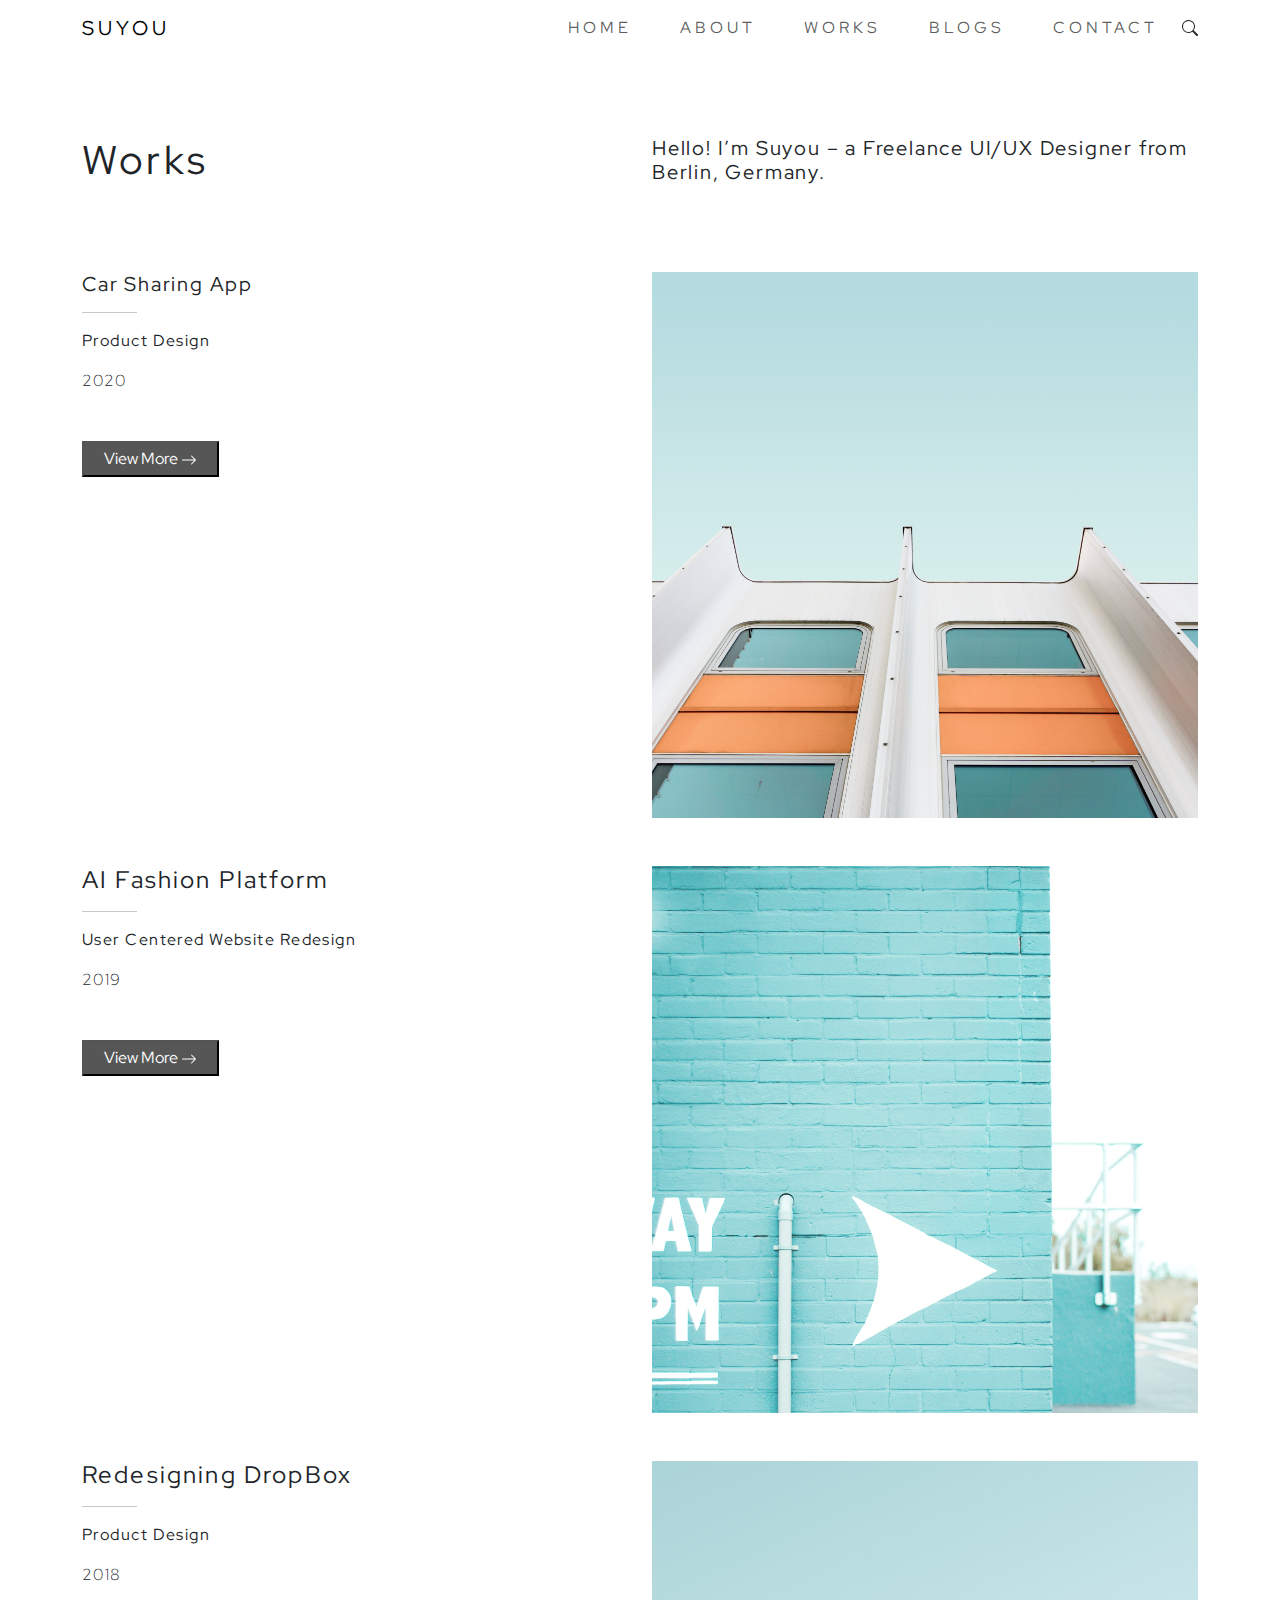
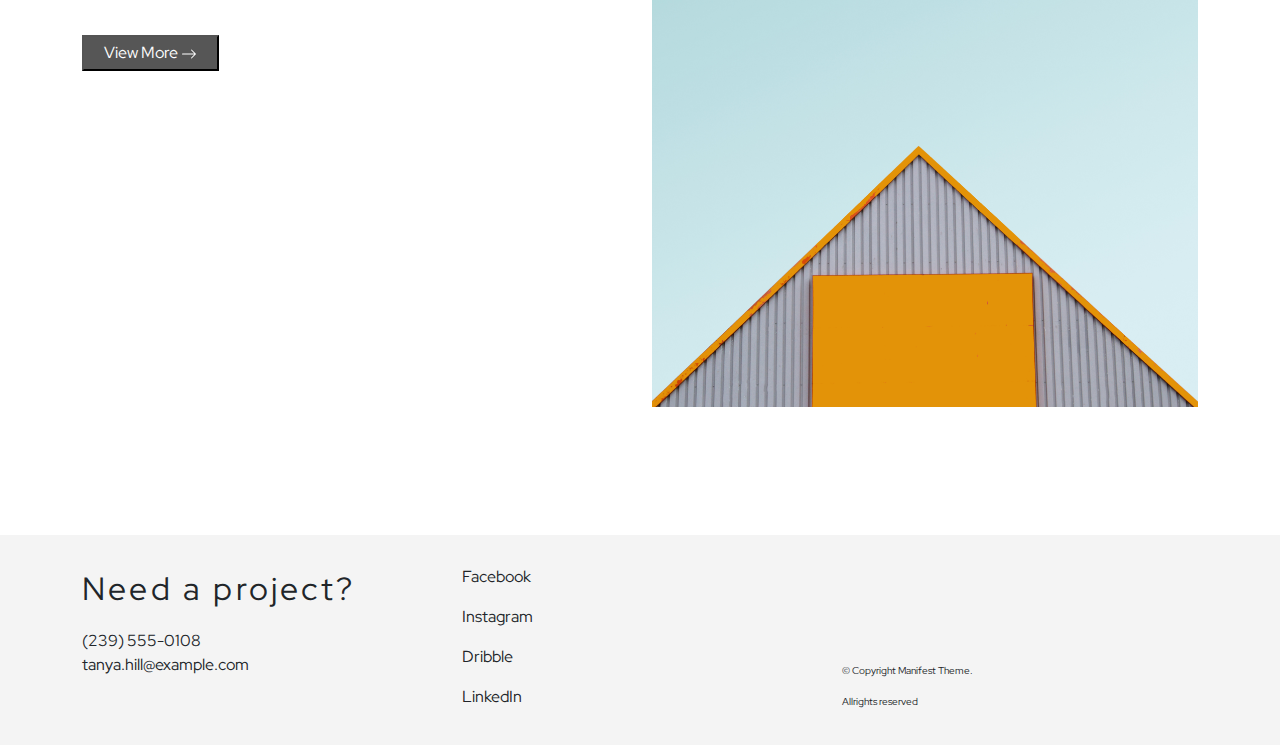
<file: Work.html>
<!DOCTYPE html>
<html lang="en">
  <head>
    <meta charset="UTF-8" />
    <meta name="viewport" content="width=device-width, initial-scale=1.0" />
    <title>Suyou</title>
    <link rel="preconnect" href="https://fonts.googleapis.com" />
    <link rel="preconnect" href="https://fonts.gstatic.com" crossorigin />
    <link
      href="https://fonts.googleapis.com/css2?family=Red+Hat+Display:ital,wght@0,300..900;1,300..900&display=swap"
      rel="stylesheet"
    />
    <link rel="stylesheet" href="work.css" />
    <link
      rel="stylesheet"
      href="https://cdn.jsdelivr.net/npm/bootstrap@5.3.3/dist/css/bootstrap.min.css"
    />
  </head>
  <body>
    <nav id="mainNavbar" class="navbar navbar-expand-lg container">
      <div class="container-fluid">
        <a class="navbar-brand" href="#">SUYOU</a>
        <button
          class="navbar-toggler"
          type="button"
          data-bs-toggle="collapse"
          data-bs-target="#navbarNavAltMarkup"
          aria-controls="navbarNavAltMarkup"
          aria-expanded="false"
          aria-label="Toggle navigation"
        >
          <span class="navbar-toggler-icon"></span>
        </button>
        <div class="collapse navbar-collapse" id="navbarNavAltMarkup">
          <div class="navbar-nav ms-auto">
            <a class="nav-link mx-3" aria-current="page" href="Home.html"
              >H<span class="navsec">OM</span>E</a
            >
            <a class="nav-link mx-3" href="About.html"
              >A<span class="navsec">BOU</span>T</a
            >
            <a class="nav-link mx-3" href="Work.html"
              >W<span class="navsec">ORK</span>S</a
            >
            <a class="nav-link mx-3" href="Blog.html"
              >B<span class="navsec">LOG</span>S</a
            >
            <a class="nav-link mx-3" href="Contact.html"
              >C<span class="navsec">ONTAC</span>T</a
            >
          </div>
          <svg
            xmlns="http://www.w3.org/2000/svg"
            width="16"
            height="16"
            fill="currentColor"
            class="bi bi-search"
            viewBox="0 0 16 16"
          >
            <path
              d="M11.742 10.344a6.5 6.5 0 1 0-1.397 1.398h-.001q.044.06.098.115l3.85 3.85a1 1 0 0 0 1.415-1.414l-3.85-3.85a1 1 0 0 0-.115-.1zM12 6.5a5.5 5.5 0 1 1-11 0 5.5 5.5 0 0 1 11 0"
            />
          </svg>
        </div>
      </div>
    </nav>

    <div class="container text-start content">
      <div class="row workHead">
        <div class="col-sm-6">
          <h1 class="intro">Works</h1>
        </div>
        <div class="col-sm-6">
          <h5 class="intro">
            Hello! I’m Suyou – a Freelance UI/UX Designer from Berlin, Germany.
          </h5>
        </div>
      </div>
      <div class="row mb-5">
        <div class="col-sm-6 order-2 order-md-1">
          <h5 class="workSub">Car Sharing App</h5>
          <div>
            <hr />
          </div>
          <p class="yearHead">Product Design</p>
          <div>
            <p class="year">2020</p>
          </div>
          <div class="mt-5">
            <button class="workButton">
              View More
              <svg
                xmlns="http://www.w3.org/2000/svg"
                width="16"
                height="16"
                fill="currentColor"
                class="bi bi-arrow-right"
                viewBox="0 0 16 16"
              >
                <path
                  fill-rule="evenodd"
                  d="M1 8a.5.5 0 0 1 .5-.5h11.793l-3.147-3.146a.5.5 0 0 1 .708-.708l4 4a.5.5 0 0 1 0 .708l-4 4a.5.5 0 0 1-.708-.708L13.293 8.5H1.5A.5.5 0 0 1 1 8"
                />
              </svg>
            </button>
          </div>
        </div>
        <div class="col-sm-6 order-1 order-md-2 image">
          <img class="img-fluid" src="img/workimg1.png" alt="" />
        </div>
      </div>
      <div class="row mb-5">
        <div class="col-sm-6 order-2 order-sm-1">
          <h4 class="workSub">AI Fashion Platform</h4>
          <div>
            <hr />
          </div>
          <p class="yearHead">User Centered Website Redesign</p>
          <div>
            <p class="year">2019</p>
          </div>
          <div class="mt-5">
            <button class="workButton">
              View More
              <svg
                xmlns="http://www.w3.org/2000/svg"
                width="16"
                height="16"
                fill="currentColor"
                class="bi bi-arrow-right"
                viewBox="0 0 16 16"
              >
                <path
                  fill-rule="evenodd"
                  d="M1 8a.5.5 0 0 1 .5-.5h11.793l-3.147-3.146a.5.5 0 0 1 .708-.708l4 4a.5.5 0 0 1 0 .708l-4 4a.5.5 0 0 1-.708-.708L13.293 8.5H1.5A.5.5 0 0 1 1 8"
                />
              </svg>
            </button>
          </div>
        </div>
        <div class="col-sm-6 order-1 order-sm-2 image">
          <img class="img-fluid" src="img/workimg2.png" alt="" />
        </div>
      </div>
      <div class="row mb-5">
        <div class="col-sm-6 order-2 order-sm-1">
          <h4 class="workSub">Redesigning DropBox</h4>
          <div>
            <hr />
          </div>
          <p class="yearHead">Product Design</p>
          <div>
            <p class="year">2018</p>
          </div>
          <div class="mt-5">
            <button class="workButton">
              View More
              <svg
                xmlns="http://www.w3.org/2000/svg"
                width="16"
                height="16"
                fill="currentColor"
                class="bi bi-arrow-right"
                viewBox="0 0 16 16"
              >
                <path
                  fill-rule="evenodd"
                  d="M1 8a.5.5 0 0 1 .5-.5h11.793l-3.147-3.146a.5.5 0 0 1 .708-.708l4 4a.5.5 0 0 1 0 .708l-4 4a.5.5 0 0 1-.708-.708L13.293 8.5H1.5A.5.5 0 0 1 1 8"
                />
              </svg>
            </button>
          </div>
        </div>
        <div class="col-sm-6 order-1 order-sm-2 image">
          <img class="img-fluid" src="img/workimg3.png" alt="" />
        </div>
      </div>
    </div>

    <footer id="footer">
      <div class="container text-start">
        <div class="row">
          <div class="col-sm-4 places">
            <div>
              <div class="FooterText">
                <p>Need a project?</p>
              </div>
              <div>
                <p>
                  (239) 555-0108 <br />
                  tanya.hill@example.com
                </p>
              </div>
            </div>
          </div>
          <div class="col-sm-4 places">
            <div>
              <div>
                <p>Facebook</p>
              </div>
              <div>
                <p>Instagram</p>
              </div>
              <div>
                <p>Dribble</p>
              </div>
              <div>
                <p>LinkedIn</p>
              </div>
            </div>
          </div>
          <div class="col-sm-4 d-flex align-items-end">
            <div class="Copyright">
              <div>
                <p>© Copyright Manifest Theme.</p>
              </div>
              <div>
                <p>Allrights reserved</p>
              </div>
            </div>
          </div>
        </div>
      </div>
    </footer>
    <script src="https://cdn.jsdelivr.net/npm/bootstrap@5.3.3/dist/js/bootstrap.bundle.min.js"></script>
  </body>
</html>
</file>
<file: app.css>
#mainNavbar .nav-link:hover{
    text-decoration:underline ;
}

#mainNavbar{
    letter-spacing: 0.25em;
}

*{
    font-family: "Red Hat Display", sans-serif;
    font-optical-sizing: auto;
}

#footer{
    padding-top: 30px;
    padding-bottom: 20px;
    background-color: #F4F4F4;
}

footer .FooterText{
    letter-spacing: 0.1em;
    font-size: 2em;
}

.Copyright{
    font-size: 10px;
}

.firstText{
    margin:2em 0 3em
}

.secondText{
    margin:7em 0 10em;
}

.description{
    font-weight: 100;
}

.pointer{
    font-weight: 100;
}

.pointer:hover{
    animation-delay: 1s;
    translate: 22px;
    transition: 0.3s;
    transition-timing-function: ease-out;
    cursor: pointer;
}

.latest{
    letter-spacing: 0.1em;
    font-size: 20px;
}

.card-section{
    border: none;
}

.card-title{
    font-size: 0.9em;
}

.card-text{
    font-weight: 100;
}

.aboutParagraph{
    font-weight: 100;
    letter-spacing: 0.15em;
}

.aboutContent{
    padding-top: 6em;
    padding-bottom: 6em;
}

.aboutBtn{
    padding: 4px 20px;
    color: white;
    background-color: #565656;
}
@media(max-width:320px) {
    footer .FooterText{
        letter-spacing: 0.1em;
        font-size: 3em;
        font-weight: 100;
    }
}
</file>
<file: about.css>
.navsec:hover{
    border-bottom: 1px solid #000;
    width: fit-content;
}

#mainNavbar{
    letter-spacing: 0.25em;
}

*{
    font-family: "Red Hat Display", sans-serif;
    font-optical-sizing: auto;
}

#footer{
    padding-top: 30px;
    padding-bottom: 20px;
    background-color: #F4F4F4;
}

footer .FooterText{
    letter-spacing: 0.1em;
    font-size: 2em;
}

.Copyright{
    font-size: 10px;
}

.aboutParagraph{
    font-weight: 100;
    letter-spacing: 0.15em;
}

.aboutContent{
    padding-top: 6em;
    padding-bottom: 6em;
}

.aboutBtn{
    padding: 4px 20px;
    color: white;
    background-color: #565656;
}

@media(max-width:576px) {
    .aboutContent{
        padding-top: 3em;
        padding-bottom: 6em;    
    }
    .places{
        margin-bottom: 2em;
    }
    .Copyright{
        margin-bottom: 2em;
    }
}
</file>
<file: blog.css>
.navsec:hover{
    border-bottom: 1px solid #000;
    width: fit-content;
}

#mainNavbar{
    letter-spacing: 0.25em;
}

*{
    font-family: "Red Hat Display", sans-serif;
    font-optical-sizing: auto;
}

#footer{
    padding-top: 30px;
    padding-bottom: 20px;
    background-color: #F4F4F4;
}

footer .FooterText{
    letter-spacing: 0.1em;
    font-size: 2em;
}

.Copyright{
    font-size: 10px;
}

.blog{
    padding-top: 2em;
    padding-bottom: 2em;
}

.first-paragraph{
    letter-spacing: 0.09em;
    font-size: large;
    font-weight: 400;
}

select{
    height: 100%;
    width: 100%;
    border: none;
    outline: none;
    padding-bottom: 1em;
    color: #565656;
    border-bottom: 2px solid silver; 
}

.text-section{
    letter-spacing: 0.09em;
    font-weight: 100;
    color: grey;
}

main{
    padding-top: 2em;
    padding-bottom: 2em;
}

.card-title{
    font-size: 0.9em;
    padding-top: 1em;
    padding-bottom: 2em;
}

.after{
    text-align: end;
}

.card-text{
    font-weight: 100;
}

.button-section{
    padding-bottom: 6em;
}

.blogBtn{
    padding: 4px 30px;
    color: white;
    background-color: #565656;
}

@media(max-width:576px) {
    .Categories{
        padding-bottom: 1em;
    }
    .after{
        text-align: start;
    }
    .card-title{
        font-size: 30px;
        letter-spacing: 0.09em;
        font-weight: 300;
        padding-top: 7px;
        padding-bottom: 10px;
        color: black;
    }
    .places{
        margin-bottom: 2em;
    }
    .Copyright{
        margin-bottom: 2em;
    }
}
</file>
<file: contact.css>
.navsec:hover{
    border-bottom: 1px solid #000;
    width: fit-content;
}

#mainNavbar{
    letter-spacing: 0.25em;
}

*{
    font-family: "Red Hat Display", sans-serif;
    font-optical-sizing: auto;
}

#footer{
    padding-top: 30px;
    padding-bottom: 20px;
    background-color: #F4F4F4;
}

footer .FooterText{
    letter-spacing: 0.1em;
    font-size: 2em;
}

.content{
    padding-top: 6em;
    padding-bottom: 6em;
}

.contactUs{
    padding-bottom: 2em;
}

.contactParagraph{
    font-weight: 100;
    letter-spacing: 0.15em;
    padding-bottom: 2em;
}

.contactSub{
    letter-spacing: 0.09em;
    font-weight: 400;
    padding-bottom: 0.8em;
}

.logo{
    display: inline;
    color: #565656;
}

.info{
    font-weight: 100;
    letter-spacing: 0.09em;
    color: #565656;
}

.followUs{
    letter-spacing: 0.09em;
    font-weight: 400;
    padding-top: 2em;
    padding-bottom: 0.8em;
}

.formButton{
    padding: 4px 20px;
    color: white;
    background-color: #565656;
    font-weight: 100;
}

.Copyright{
    font-size: 10px;
}

.wrapper .input-data input{
    height: 100%;
    width: 100%;
    border: none;
    outline: none;
    border-bottom: 2px solid silver;
}

.wrapper .input-data label{
    pointer-events: none;
    color: #565656;
}

select{
    height: 100%;
    width: 100%;
    border: none;
    outline: none;
    padding-bottom: 1em;
    color: #565656;
    border-bottom: 2px solid silver; 
}


@media(max-width:576px) {
    .content{
        padding-top: 3em;
        padding-bottom: 3em;
    }
    .contactUs{
        padding-bottom: 10px;
    }
    .wrapper{
        padding-top: 1em;
    }
    .places{
        margin-bottom: 2em;
    }
    .Copyright{
        margin-bottom: 2em;
    }
}
</file>
<file: home.css>
.navsec:hover{
    border-bottom: 1px solid #000;
    width: fit-content;
}

#mainNavbar{
    letter-spacing: 0.25em;
}

*{
    font-family: "Red Hat Display", sans-serif;
    font-optical-sizing: auto;
}

#footer{
    padding-top: 30px;
    padding-bottom: 20px;
    background-color: #F4F4F4;
}

footer .FooterText{
    letter-spacing: 0.1em;
    font-size: 2em;
}

.Copyright{
    font-size: 10px;
}

.firstText{
    margin:2em 0 3em
}

.second-text{
    margin:7em 0 10em;
}

.description{
    font-weight: 100;
}

.first-arrow{
    font-weight: 100;
}

.first-arrow:hover{
    animation-delay: 1s;
    translate: 22px;
    transition: 0.3s;
    transition-timing-function: ease-out;
    cursor: pointer;
}

.pointer{
    font-weight: 100;
    text-align: end;
}

.pointer:hover{
    animation-delay: 1s;
    translate: 22px;
    transition: 0.3s;
    transition-timing-function: ease-out;
    cursor: pointer;
}

.latest{
    letter-spacing: 0.1em;
    font-size: 20px;
}

.card-title{
    font-size: 0.9em;
}

.card-text{
    font-weight: 100;
}

@media(max-width:576px) {
    .first-mini{
        font-size: 25px;
        padding-bottom: 2em;
    }
    .second-text{
         margin-bottom: 2em;
    }
    .latest{
        font-size: 25px;
    }
    .pointer{
        text-align: start;
        font-size: 20px;
    }
    .UX-heading{
        font-size: 30px;
        letter-spacing: 0.09em;
        font-weight: 300;
        color: black;
    } 
    .places{
        margin-bottom: 2em;
    }
    .Copyright{
        margin-bottom: 2em;
    }
}
</file>
<file: work.css>
.navsec:hover{
    border-bottom: 1px solid #000;
    width: fit-content;
}

#mainNavbar{
    letter-spacing: 0.25em;
}

*{
    font-family: "Red Hat Display", sans-serif;
    font-optical-sizing: auto;
}

#footer{
    padding-top: 30px;
    padding-bottom: 20px;
    background-color: #F4F4F4;
}

footer .FooterText{
    letter-spacing: 0.1em;
    font-size: 2em;
}

.Copyright{
    font-size: 10px;
}

.content{
    padding-top: 5em;
    padding-bottom: 5em;
}

.workHead{
    padding-bottom: 5em;
}

.intro{
    letter-spacing: 0.09em;
    font-weight: 400;
}

.workSub{
    letter-spacing: 0.09em;
    font-weight: 400;
}

.yearHead{
    letter-spacing: 0.09em;
}

.year{
    letter-spacing: 0.09em;
    font-weight: 100;
}

hr{
    width: 10%;
}

.workButton{
    padding: 4px 20px;
    color: white;
    background-color: #565656;
}

@media(max-width:576px) {
    .intro{
        padding-bottom: 1em;
    }
    .image{
        padding-bottom: 1em;
    }
    .places{
        margin-bottom: 2em;
    }
    .Copyright{
        margin-bottom: 2em;
    }
}
</file>
